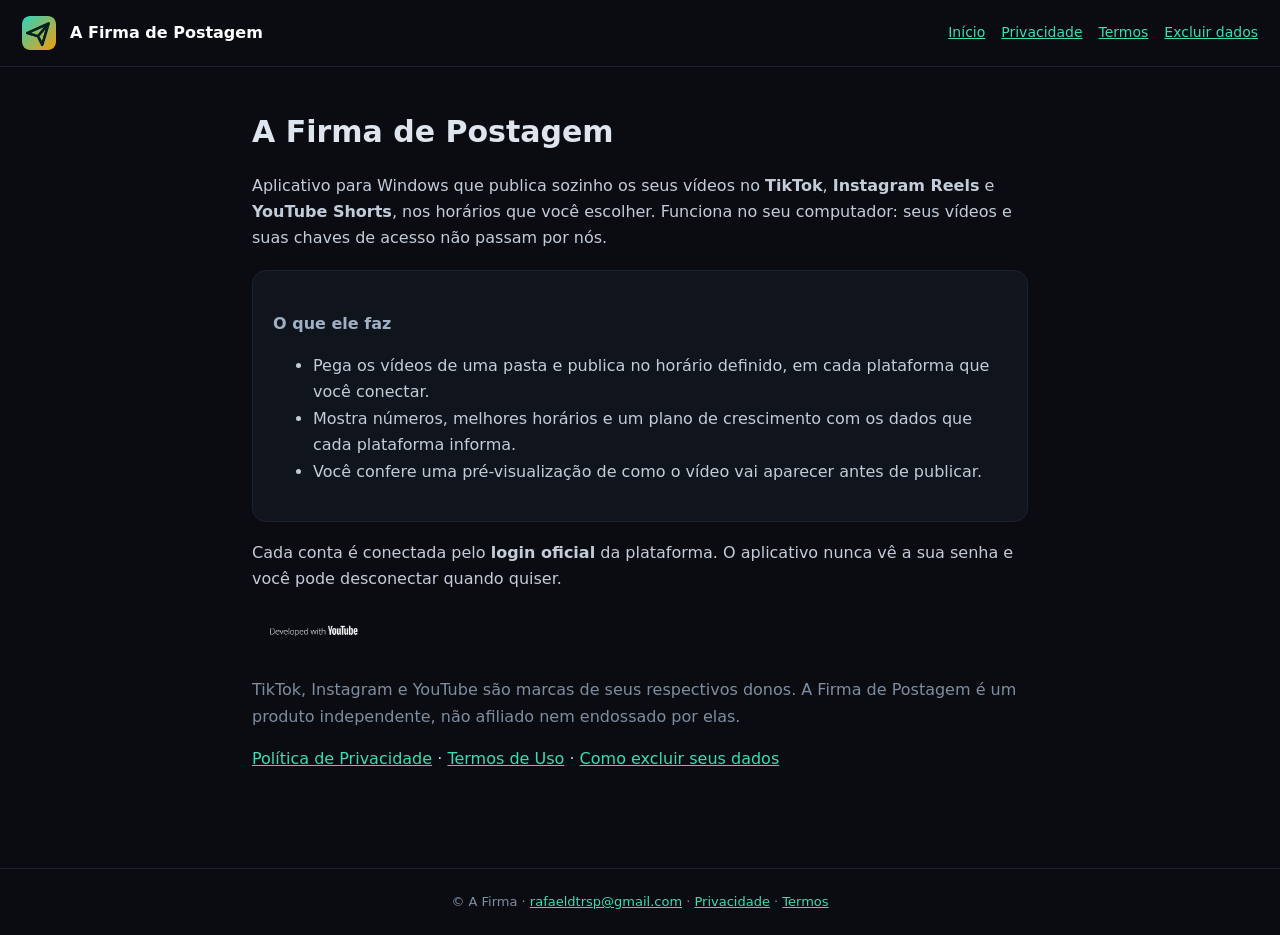
<file: index.html>
<!doctype html><html lang="pt-BR"><head><meta charset="utf-8"><meta name="viewport" content="width=device-width,initial-scale=1"><meta name="referrer" content="no-referrer"><title>Postagem automática — A Firma de Postagem</title><link rel="stylesheet" href="/style.css"><link rel="icon" href="/icone.png"></head><body><header><img src="/icone.png" alt=""><b>A Firma de Postagem</b><nav><a href="/">Início</a><a href="/privacidade.html">Privacidade</a><a href="/termos.html">Termos</a><a href="/exclusao-de-dados.html">Excluir dados</a></nav></header><main>
<h1>A Firma de Postagem</h1>
<p>Aplicativo para Windows que publica sozinho os seus vídeos no <b>TikTok</b>, <b>Instagram Reels</b> e <b>YouTube Shorts</b>, nos horários que você escolher. Funciona no seu computador: seus vídeos e suas chaves de acesso não passam por nós.</p>
<div class="card"><h3>O que ele faz</h3><ul>
<li>Pega os vídeos de uma pasta e publica no horário definido, em cada plataforma que você conectar.</li>
<li>Mostra números, melhores horários e um plano de crescimento com os dados que cada plataforma informa.</li>
<li>Você confere uma pré-visualização de como o vídeo vai aparecer antes de publicar.</li></ul></div>
<p>Cada conta é conectada pelo <b>login oficial</b> da plataforma. O aplicativo nunca vê a sua senha e você pode desconectar quando quiser.</p>
<p><a href="https://www.youtube.com" target="_blank" rel="noopener"><img src="/youtube_logo.png" alt="Developed with YouTube" style="height:44px"></a></p>
<p class="mu">TikTok, Instagram e YouTube são marcas de seus respectivos donos. A Firma de Postagem é um produto independente, não afiliado nem endossado por elas.</p>
<p><a href="/privacidade.html">Política de Privacidade</a> · <a href="/termos.html">Termos de Uso</a> · <a href="/exclusao-de-dados.html">Como excluir seus dados</a></p>
</main><footer>© A Firma · <a href="mailto:rafaeldtrsp@gmail.com">rafaeldtrsp@gmail.com</a> · <a href="/privacidade.html">Privacidade</a> · <a href="/termos.html">Termos</a></footer></body></html>
</file>
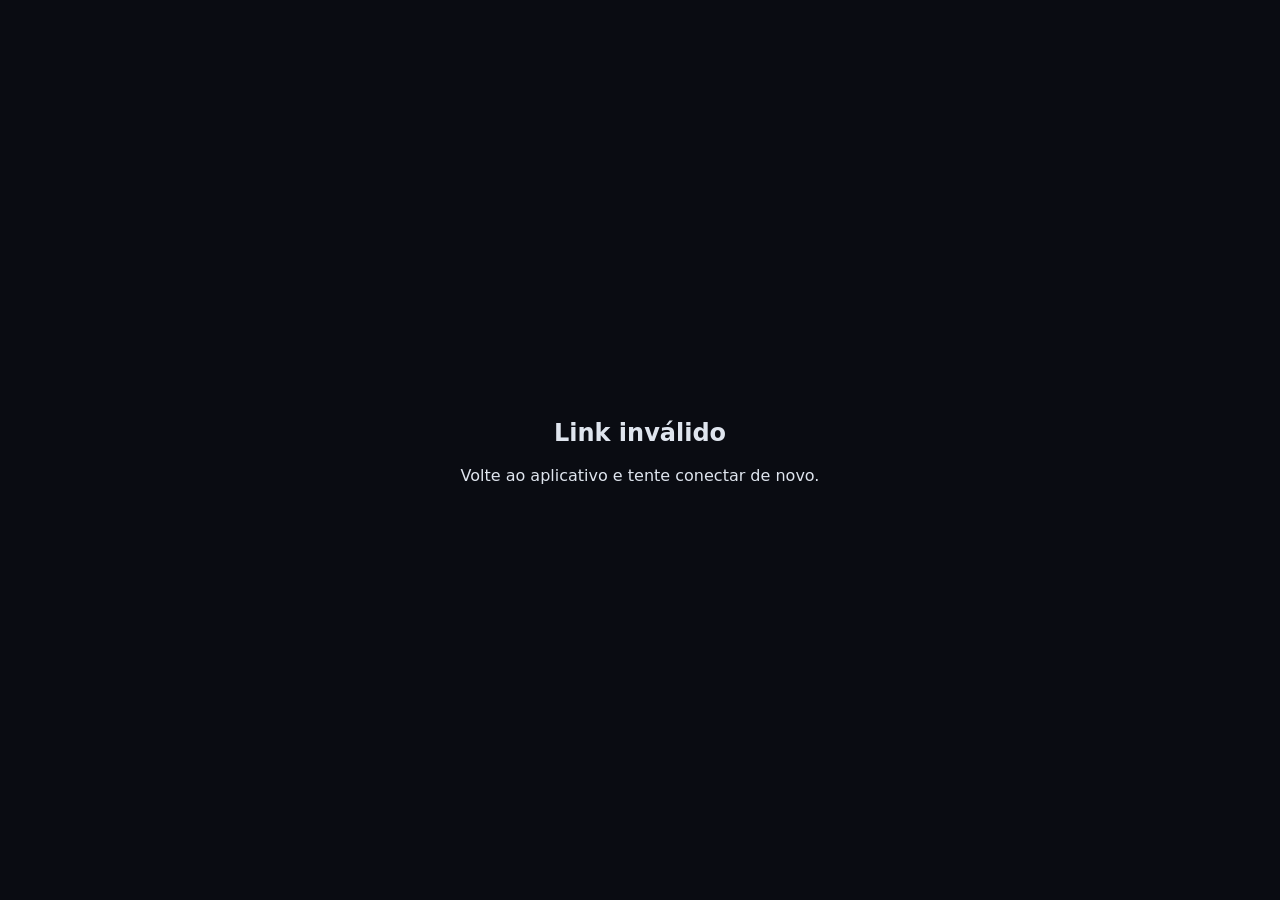
<file: callback/index.html>
<!doctype html><html lang="pt-BR"><head><meta charset="utf-8"><meta name="referrer" content="no-referrer"><meta name="viewport" content="width=device-width,initial-scale=1"><title>Conectando…</title>
<meta http-equiv="Content-Security-Policy" content="default-src 'none'; style-src 'unsafe-inline'; script-src 'unsafe-inline'; base-uri 'none'; form-action http://127.0.0.1:*">
<style>body{font:16px system-ui,sans-serif;background:#0a0c12;color:#dfe5ee;display:grid;place-items:center;height:100vh;margin:0;text-align:center}a{color:#3ddcb4}</style></head>
<body><div><h2 id="t">Conectando…</h2><p id="m">Voltando para o aplicativo no seu computador.</p></div>
<script>
// Página-ponte: recebe ?code&state da plataforma e entrega ao app local (127.0.0.1). Sem scripts externos, sem armazenar nada.
(function(){
  var q=new URLSearchParams(location.search), st=q.get("state")||"", p=st.split(".");
  var plat=p[0], porta=+p[1];
  var ok=["tiktok","instagram"].indexOf(plat)>=0 && porta>=1024 && porta<=65535 && p.length===3 && /^[\w-]{10,}$/.test(p[2]);
  if(!ok){document.getElementById("t").textContent="Link inválido";document.getElementById("m").textContent="Volte ao aplicativo e tente conectar de novo.";return;}
  var o=new URLSearchParams();
  ["code","state","error","error_description","error_reason"].forEach(function(k){if(q.get(k))o.set(k,q.get(k));});
  var rota=plat;
  location.replace("http://127.0.0.1:"+porta+"/callback/"+rota+"?"+o.toString());
})();
</script></body></html>
</file>
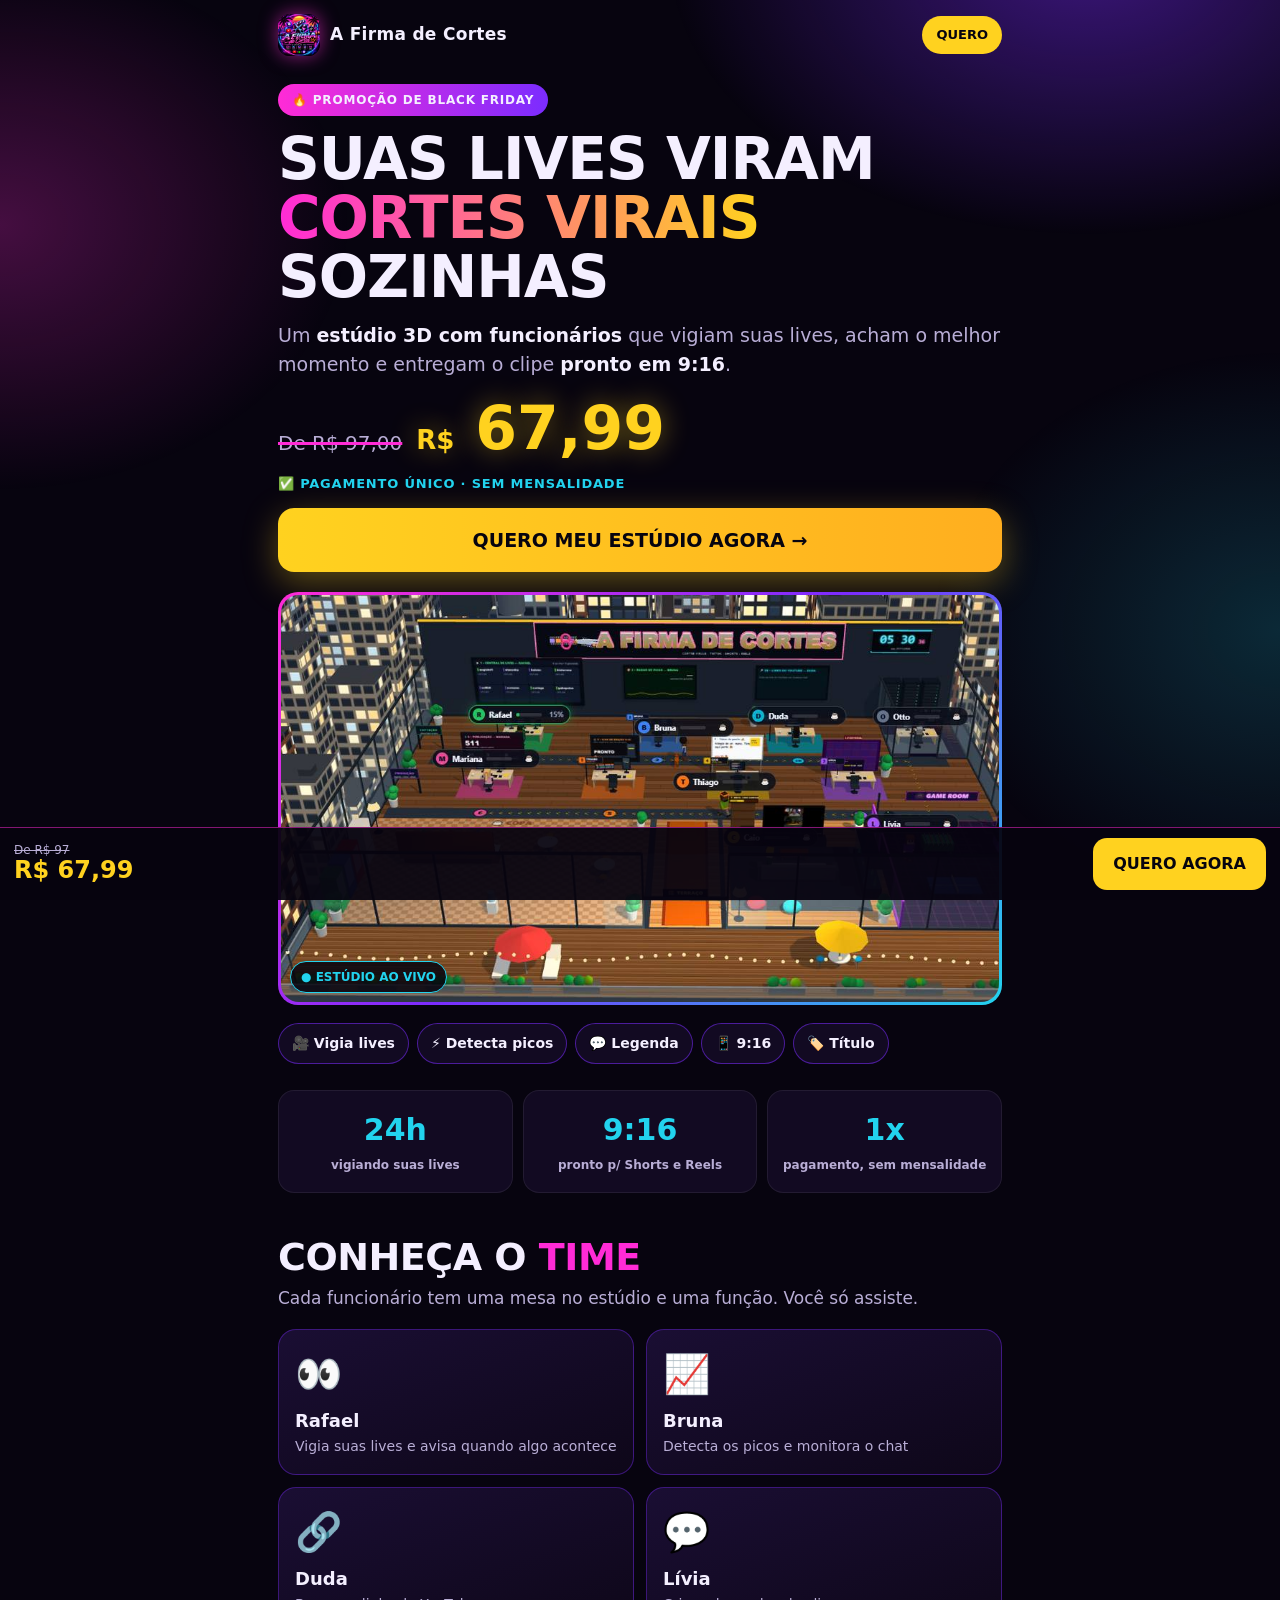
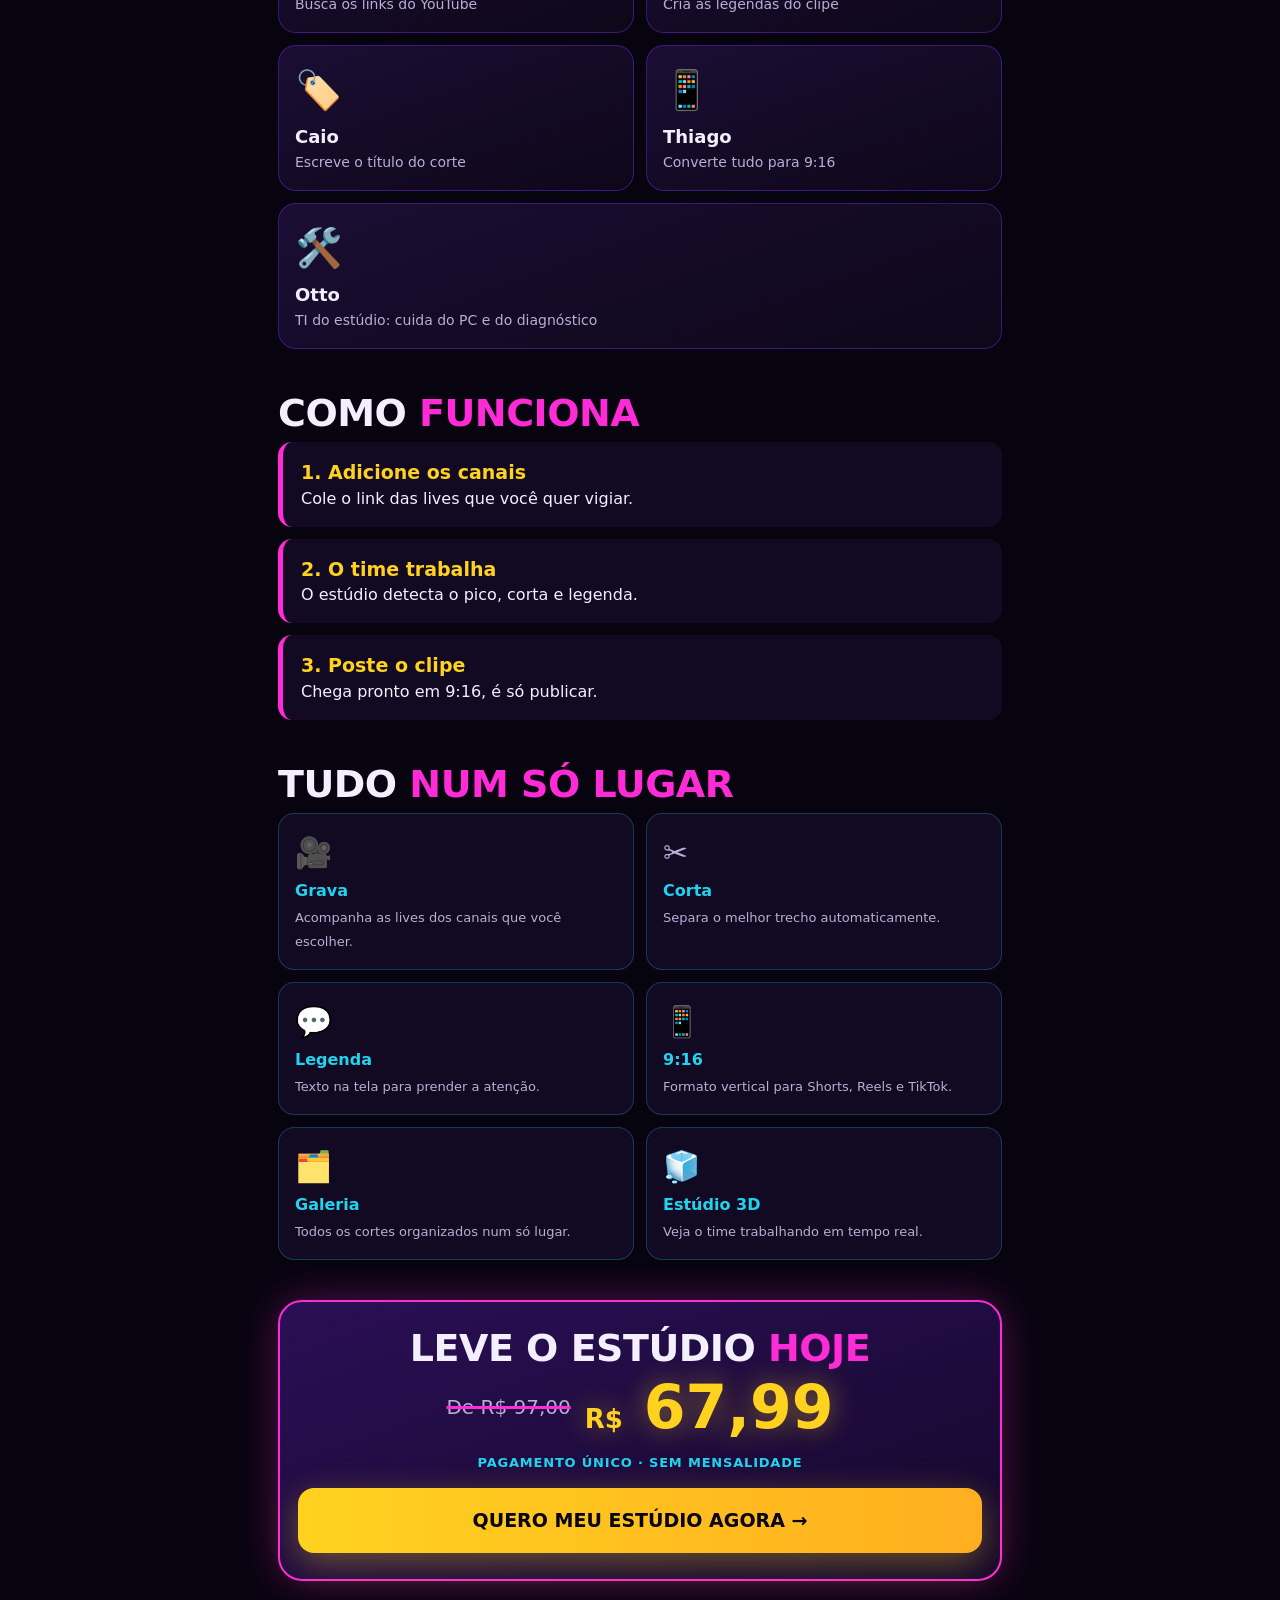
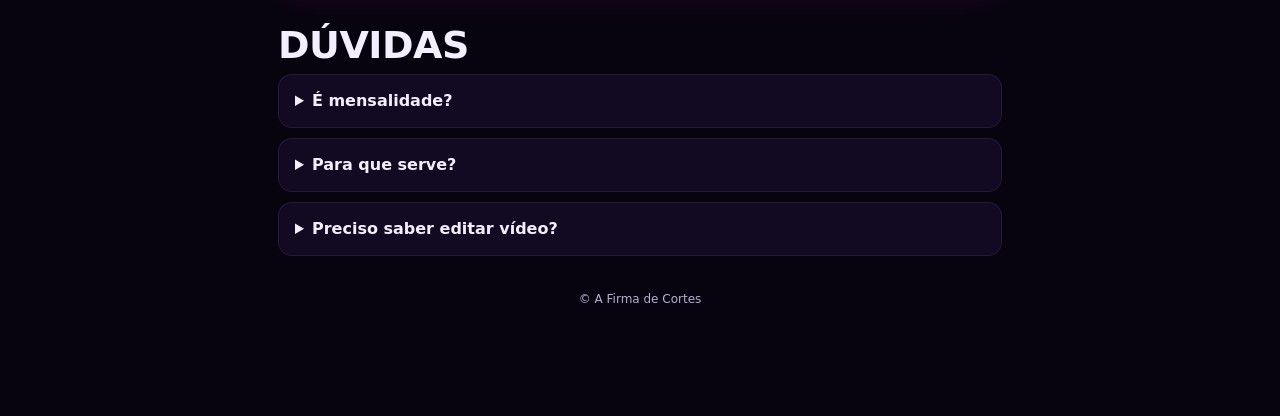
<file: firmadecortes/index.html>
<!DOCTYPE html>
<html lang="pt-BR">
<head>
<meta charset="utf-8">
<meta name="viewport" content="width=device-width,initial-scale=1">
<title>A Firma de Cortes — Estúdio 3D que corta suas lives</title>
<meta name="description" content="Um estúdio 3D com funcionários que vigiam suas lives, cortam em 9:16 e deixam o clipe pronto. Pagamento único de R$ 67,99.">
<style>
:root{--rosa:#ff2bd6;--roxo:#7b2cff;--ciano:#22d3ee;--amarelo:#ffd21f;--bg:#07040f;--card:#120a22;--txt:#f4efff;--mut:#b9aed6}
*{box-sizing:border-box;margin:0;padding:0}
html{scroll-behavior:smooth}
body{background:var(--bg);color:var(--txt);font-family:system-ui,-apple-system,Segoe UI,Roboto,Arial,sans-serif;line-height:1.5;padding-bottom:84px;overflow-x:hidden}
body:before{content:"";position:fixed;inset:0;background:radial-gradient(600px 400px at 85% -5%,rgba(123,44,255,.45),transparent 70%),radial-gradient(500px 380px at 0% 25%,rgba(255,43,214,.25),transparent 70%),radial-gradient(500px 400px at 100% 70%,rgba(34,211,238,.18),transparent 70%);z-index:-1}
.wrap{max-width:760px;margin:0 auto;padding:0 18px}
.top{display:flex;align-items:center;gap:10px;padding:14px 0}
.top img{width:42px;height:42px;border-radius:12px;box-shadow:0 0 18px rgba(255,43,214,.55)}
.top b{font-size:17px;letter-spacing:.3px}
.top a{margin-left:auto;font-size:13px;font-weight:800;color:#07040f;background:var(--amarelo);padding:9px 14px;border-radius:99px;text-decoration:none}
.badge{display:inline-block;background:linear-gradient(90deg,var(--rosa),var(--roxo));padding:7px 14px;border-radius:99px;font-size:12px;font-weight:900;letter-spacing:.8px;text-transform:uppercase;margin:14px 0 14px}
h1{font-size:clamp(34px,10vw,58px);line-height:1.02;font-weight:900;letter-spacing:-1px;text-transform:uppercase}
h1 em{font-style:normal;background:linear-gradient(90deg,var(--rosa),var(--amarelo));-webkit-background-clip:text;background-clip:text;color:transparent}
.sub{font-size:19px;color:var(--mut);margin:14px 0 20px}
.sub b{color:var(--txt)}
.price{display:flex;align-items:flex-end;gap:14px;flex-wrap:wrap;margin:6px 0 16px}
.old{font-size:20px;color:var(--mut);text-decoration:line-through;text-decoration-color:var(--rosa);text-decoration-thickness:3px}
.now{font-size:60px;font-weight:900;line-height:1;color:var(--amarelo);text-shadow:0 0 28px rgba(255,210,31,.45)}
.now small{font-size:26px}
.once{font-size:13px;font-weight:800;color:var(--ciano);text-transform:uppercase;letter-spacing:.8px}
.btn{display:block;text-align:center;text-decoration:none;font-weight:900;font-size:19px;color:#07040f;background:linear-gradient(90deg,var(--amarelo),#ffae1f);padding:18px 20px;border-radius:16px;box-shadow:0 10px 34px rgba(255,210,31,.35);animation:pulse 2s infinite}
@keyframes pulse{0%,100%{transform:scale(1)}50%{transform:scale(1.03)}}
.chips{display:flex;gap:8px;flex-wrap:wrap;margin:18px 0}
.chips span{background:var(--card);border:1px solid rgba(123,44,255,.55);padding:9px 13px;border-radius:99px;font-size:14px;font-weight:700}
.shot{position:relative;margin:20px 0 6px;border-radius:20px;padding:3px;background:linear-gradient(135deg,var(--rosa),var(--roxo),var(--ciano))}
.shot img{display:block;width:100%;border-radius:18px;background:#120a22;min-height:140px}
.shot i{position:absolute;left:12px;bottom:12px;font-style:normal;background:rgba(7,4,15,.85);border:1px solid var(--ciano);color:var(--ciano);font-size:12px;font-weight:800;padding:6px 10px;border-radius:99px}
.stats{display:grid;grid-template-columns:repeat(3,1fr);gap:10px;margin:26px 0}
.stats div{background:var(--card);border-radius:16px;padding:16px 8px;text-align:center;border:1px solid rgba(255,255,255,.07)}
.stats b{display:block;font-size:30px;color:var(--ciano)}
.stats span{font-size:12px;color:var(--mut);font-weight:700}
h2{font-size:clamp(26px,7vw,38px);line-height:1.08;font-weight:900;text-transform:uppercase;margin:44px 0 8px;letter-spacing:-.5px}
h2 em{font-style:normal;color:var(--rosa)}
.lead{color:var(--mut);font-size:17px;margin-bottom:18px}
.team{display:grid;grid-template-columns:1fr 1fr;gap:12px}
.team div{background:linear-gradient(160deg,#1a0e33,#0e0719);border:1px solid rgba(123,44,255,.4);border-radius:18px;padding:16px}
.team .e{font-size:38px;display:block;margin-bottom:4px}
.team b{display:block;font-size:18px}
.team span{font-size:14px;color:var(--mut)}
.steps{display:grid;gap:12px;counter-reset:s}
.steps div{background:var(--card);border-left:5px solid var(--rosa);border-radius:14px;padding:16px 16px 16px 18px;font-size:16px}
.steps b{display:block;font-size:19px;color:var(--amarelo)}
.feat{display:grid;grid-template-columns:1fr 1fr;gap:12px}
.feat div{background:var(--card);border-radius:16px;padding:16px;border:1px solid rgba(34,211,238,.25)}
.feat .e{font-size:30px;display:block}
.feat b{display:block;font-size:16px;margin:4px 0 2px;color:var(--ciano)}
.feat span{font-size:13px;color:var(--mut)}
.final{margin:40px 0 18px;text-align:center;background:linear-gradient(160deg,#2a0f55,#14082a);border:2px solid var(--rosa);border-radius:24px;padding:26px 18px;box-shadow:0 0 44px rgba(255,43,214,.3)}
.final h2{margin-top:0}
.final .price{justify-content:center;align-items:center}
details{background:var(--card);border-radius:14px;padding:14px 16px;margin-bottom:10px;border:1px solid rgba(255,255,255,.07)}
summary{font-weight:800;cursor:pointer}
details p{color:var(--mut);margin-top:8px;font-size:15px}
footer{text-align:center;color:var(--mut);font-size:12px;padding:24px 0}
.bar{position:fixed;left:0;right:0;bottom:0;z-index:9;background:rgba(7,4,15,.94);border-top:1px solid rgba(255,43,214,.5);padding:10px 14px;display:flex;align-items:center;gap:12px}
.bar div{line-height:1.1;font-size:12px;color:var(--mut)}
.bar s{color:var(--mut)}
.bar b{display:block;font-size:24px;color:var(--amarelo)}
.bar a{margin-left:auto;text-decoration:none;font-weight:900;color:#07040f;background:var(--amarelo);padding:14px 20px;border-radius:14px}
</style>
</head>
<body>
<div class="wrap">
  <div class="top"><img src="/1.jpg" alt="" onerror="this.style.display='none'"><b>A Firma de Cortes</b><a href="https://pay.kiwify.com.br/TPIL47Y">QUERO</a></div>

  <span class="badge">🔥 Promoção de Black Friday</span>
  <h1>Suas lives viram <em>cortes virais</em> sozinhas</h1>
  <p class="sub">Um <b>estúdio 3D com funcionários</b> que vigiam suas lives, acham o melhor momento e entregam o clipe <b>pronto em 9:16</b>.</p>

  <div class="price"><span class="old">De R$ 97,00</span><span class="now"><small>R$</small> 67,99</span></div>
  <div class="once">✅ Pagamento único · sem mensalidade</div>
  <div style="height:14px"></div>
  <a class="btn" href="https://pay.kiwify.com.br/TPIL47Y">QUERO MEU ESTÚDIO AGORA →</a>

  <div class="shot"><img src="/2.jpg" alt="Estúdio 3D da Firma de Cortes com os funcionários trabalhando" onerror="this.style.visibility='hidden'"><i>● ESTÚDIO AO VIVO</i></div>

  <div class="chips"><span>🎥 Vigia lives</span><span>⚡ Detecta picos</span><span>💬 Legenda</span><span>📱 9:16</span><span>🏷️ Título</span></div>

  <div class="stats">
    <div><b>24h</b><span>vigiando suas lives</span></div>
    <div><b>9:16</b><span>pronto p/ Shorts e Reels</span></div>
    <div><b>1x</b><span>pagamento, sem mensalidade</span></div>
  </div>

  <h2>Conheça o <em>time</em></h2>
  <p class="lead">Cada funcionário tem uma mesa no estúdio e uma função. Você só assiste.</p>
  <div class="team">
    <div><span class="e">👀</span><b>Rafael</b><span>Vigia suas lives e avisa quando algo acontece</span></div>
    <div><span class="e">📈</span><b>Bruna</b><span>Detecta os picos e monitora o chat</span></div>
    <div><span class="e">🔗</span><b>Duda</b><span>Busca os links do YouTube</span></div>
    <div><span class="e">💬</span><b>Lívia</b><span>Cria as legendas do clipe</span></div>
    <div><span class="e">🏷️</span><b>Caio</b><span>Escreve o título do corte</span></div>
    <div><span class="e">📱</span><b>Thiago</b><span>Converte tudo para 9:16</span></div>
    <div style="grid-column:1/-1"><span class="e">🛠️</span><b>Otto</b><span>TI do estúdio: cuida do PC e do diagnóstico</span></div>
  </div>

  <h2>Como <em>funciona</em></h2>
  <div class="steps">
    <div><b>1. Adicione os canais</b>Cole o link das lives que você quer vigiar.</div>
    <div><b>2. O time trabalha</b>O estúdio detecta o pico, corta e legenda.</div>
    <div><b>3. Poste o clipe</b>Chega pronto em 9:16, é só publicar.</div>
  </div>

  <h2>Tudo <em>num só lugar</em></h2>
  <div class="feat">
    <div><span class="e">🎥</span><b>Grava</b><span>Acompanha as lives dos canais que você escolher.</span></div>
    <div><span class="e">✂️</span><b>Corta</b><span>Separa o melhor trecho automaticamente.</span></div>
    <div><span class="e">💬</span><b>Legenda</b><span>Texto na tela para prender a atenção.</span></div>
    <div><span class="e">📱</span><b>9:16</b><span>Formato vertical para Shorts, Reels e TikTok.</span></div>
    <div><span class="e">🗂️</span><b>Galeria</b><span>Todos os cortes organizados num só lugar.</span></div>
    <div><span class="e">🧊</span><b>Estúdio 3D</b><span>Veja o time trabalhando em tempo real.</span></div>
  </div>

  <div class="final">
    <h2>Leve o estúdio <em>hoje</em></h2>
    <div class="price"><span class="old">De R$ 97,00</span><span class="now"><small>R$</small> 67,99</span></div>
    <div class="once" style="margin-bottom:16px">Pagamento único · sem mensalidade</div>
    <a class="btn" href="https://pay.kiwify.com.br/TPIL47Y">QUERO MEU ESTÚDIO AGORA →</a>
  </div>

  <h2>Dúvidas</h2>
  <details><summary>É mensalidade?</summary><p>Não. É um pagamento único de R$ 67,99.</p></details>
  <details><summary>Para que serve?</summary><p>Para transformar lives em clipes verticais 9:16, com legenda e título, sem você editar nada.</p></details>
  <details><summary>Preciso saber editar vídeo?</summary><p>Não. O time do estúdio faz o trabalho pesado.</p></details>

  <footer>© A Firma de Cortes</footer>
</div>
<div class="bar"><div><s>De R$ 97</s><b>R$ 67,99</b></div><a href="https://pay.kiwify.com.br/TPIL47Y">QUERO AGORA</a></div>
</body>
</html>
</file>
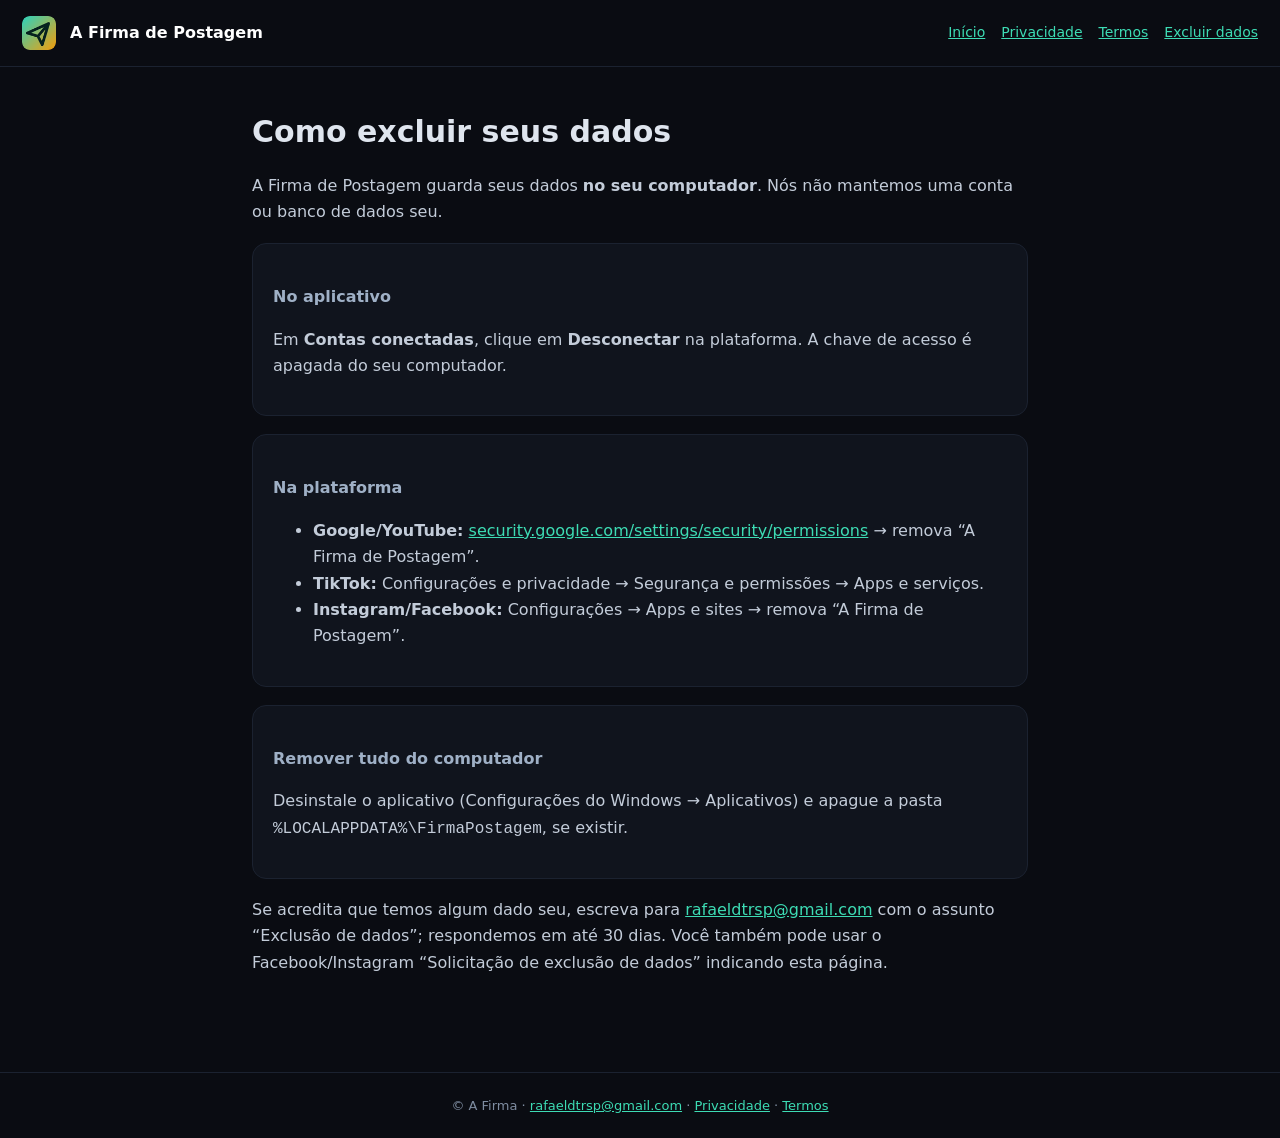
<file: exclusao-de-dados.html>
<!doctype html><html lang="pt-BR"><head><meta charset="utf-8"><meta name="viewport" content="width=device-width,initial-scale=1"><meta name="referrer" content="no-referrer"><title>Exclusão de dados — A Firma de Postagem</title><link rel="stylesheet" href="/style.css"><link rel="icon" href="/icone.png"></head><body><header><img src="/icone.png" alt=""><b>A Firma de Postagem</b><nav><a href="/">Início</a><a href="/privacidade.html">Privacidade</a><a href="/termos.html">Termos</a><a href="/exclusao-de-dados.html">Excluir dados</a></nav></header><main>
<h1>Como excluir seus dados</h1>
<p>A Firma de Postagem guarda seus dados <b>no seu computador</b>. Nós não mantemos uma conta ou banco de dados seu.</p>
<div class="card"><h3>No aplicativo</h3><p>Em <b>Contas conectadas</b>, clique em <b>Desconectar</b> na plataforma. A chave de acesso é apagada do seu computador.</p></div>
<div class="card"><h3>Na plataforma</h3><ul>
<li><b>Google/YouTube:</b> <a href="https://security.google.com/settings/security/permissions">security.google.com/settings/security/permissions</a> → remova “A Firma de Postagem”.</li>
<li><b>TikTok:</b> Configurações e privacidade → Segurança e permissões → Apps e serviços.</li>
<li><b>Instagram/Facebook:</b> Configurações → Apps e sites → remova “A Firma de Postagem”.</li></ul></div>
<div class="card"><h3>Remover tudo do computador</h3><p>Desinstale o aplicativo (Configurações do Windows → Aplicativos) e apague a pasta <code>%LOCALAPPDATA%\FirmaPostagem</code>, se existir.</p></div>
<p>Se acredita que temos algum dado seu, escreva para <a href="mailto:rafaeldtrsp@gmail.com">rafaeldtrsp@gmail.com</a> com o assunto “Exclusão de dados”; respondemos em até 30 dias. Você também pode usar o Facebook/Instagram “Solicitação de exclusão de dados” indicando esta página.</p>
</main><footer>© A Firma · <a href="mailto:rafaeldtrsp@gmail.com">rafaeldtrsp@gmail.com</a> · <a href="/privacidade.html">Privacidade</a> · <a href="/termos.html">Termos</a></footer></body></html>
</file>
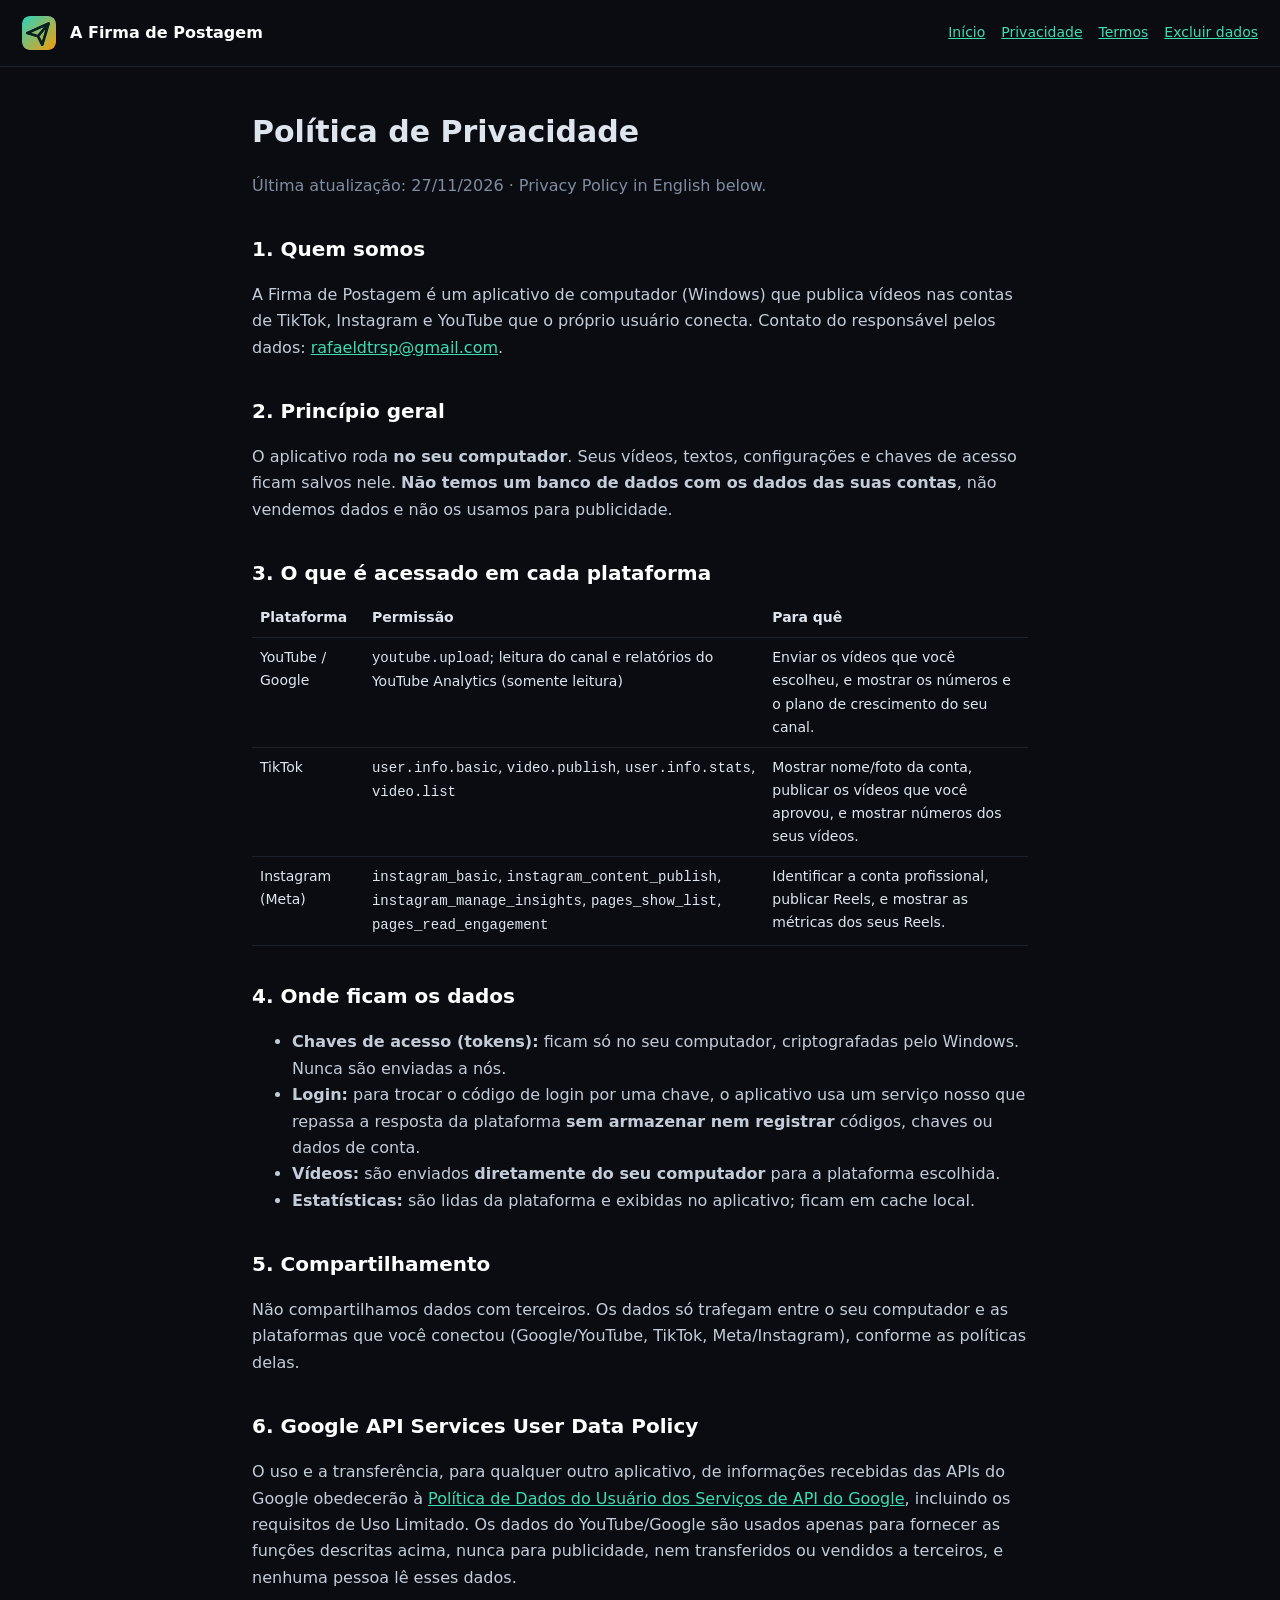
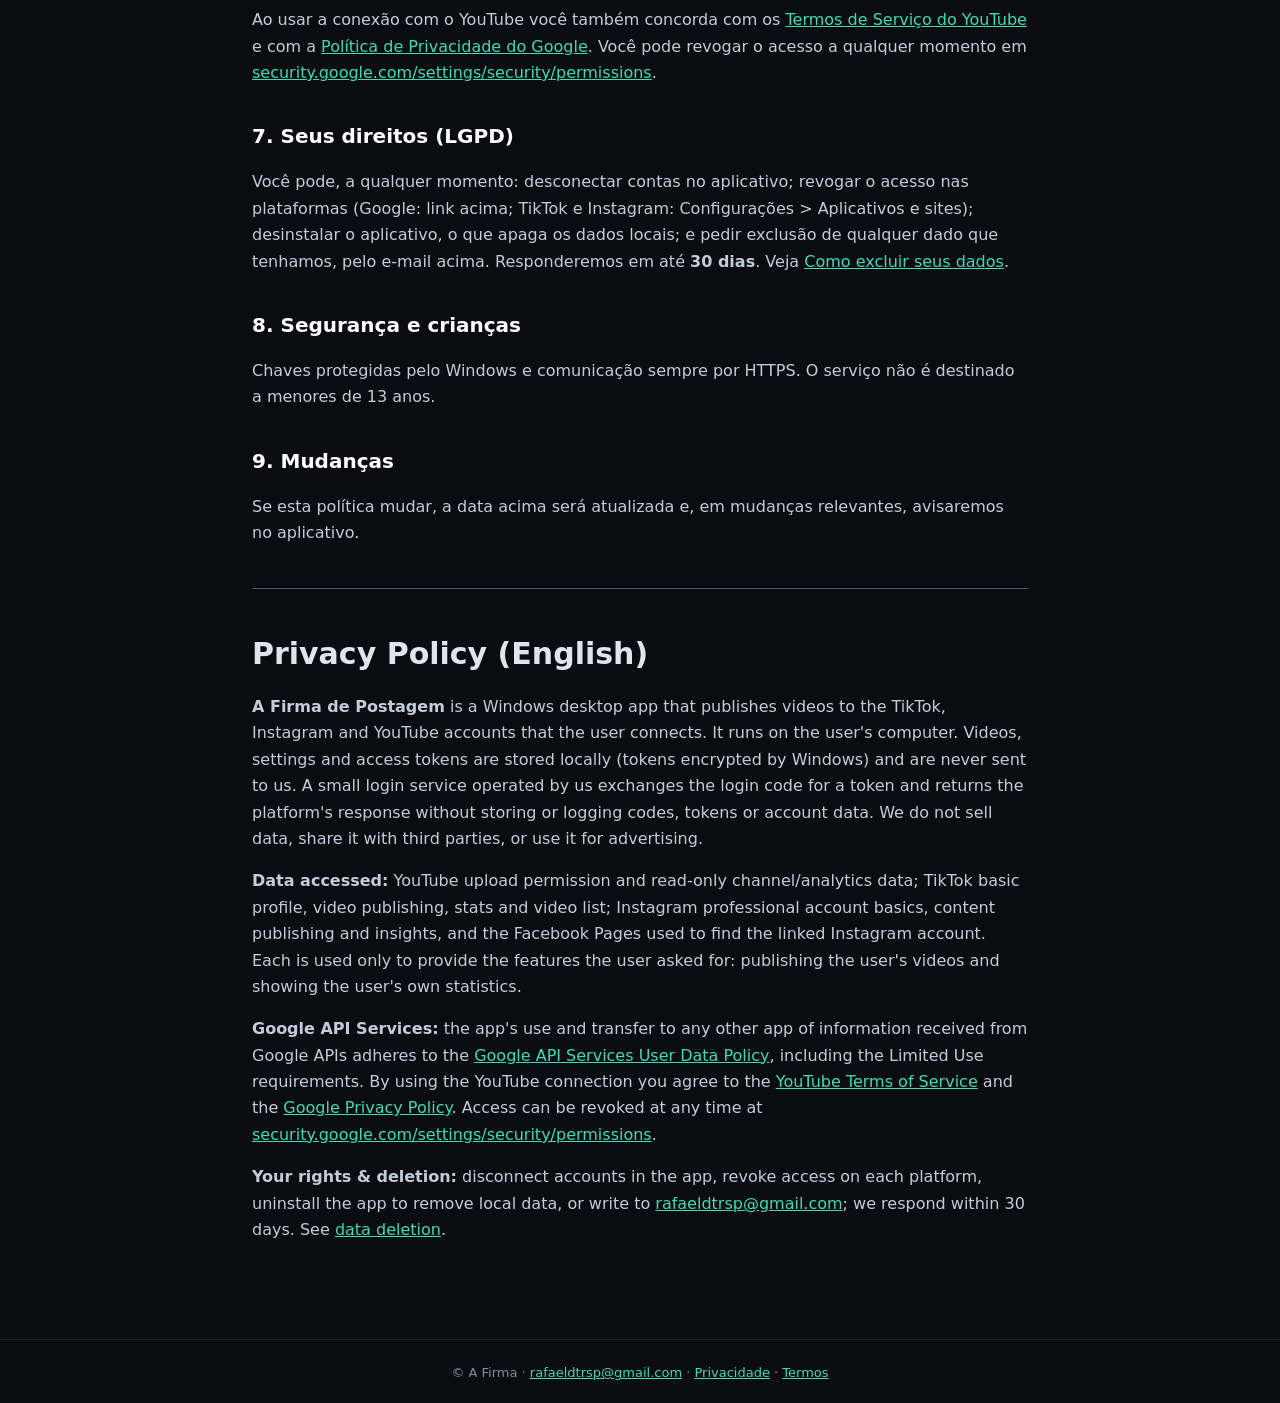
<file: privacidade.html>
<!doctype html><html lang="pt-BR"><head><meta charset="utf-8"><meta name="viewport" content="width=device-width,initial-scale=1"><meta name="referrer" content="no-referrer"><title>Política de Privacidade — A Firma de Postagem</title><link rel="stylesheet" href="/style.css"><link rel="icon" href="/icone.png"></head><body><header><img src="/icone.png" alt=""><b>A Firma de Postagem</b><nav><a href="/">Início</a><a href="/privacidade.html">Privacidade</a><a href="/termos.html">Termos</a><a href="/exclusao-de-dados.html">Excluir dados</a></nav></header><main>
<h1>Política de Privacidade</h1><p class="mu">Última atualização: 27/11/2026 · Privacy Policy in English below.</p>
<h2>1. Quem somos</h2><p>A Firma de Postagem é um aplicativo de computador (Windows) que publica vídeos nas contas de TikTok, Instagram e YouTube que o próprio usuário conecta. Contato do responsável pelos dados: <a href="mailto:rafaeldtrsp@gmail.com">rafaeldtrsp@gmail.com</a>.</p>
<h2>2. Princípio geral</h2><p>O aplicativo roda <b>no seu computador</b>. Seus vídeos, textos, configurações e chaves de acesso ficam salvos nele. <b>Não temos um banco de dados com os dados das suas contas</b>, não vendemos dados e não os usamos para publicidade.</p>
<h2>3. O que é acessado em cada plataforma</h2>
<table><tr><th>Plataforma</th><th>Permissão</th><th>Para quê</th></tr>
<tr><td>YouTube / Google</td><td><code>youtube.upload</code>; leitura do canal e relatórios do YouTube Analytics (somente leitura)</td><td>Enviar os vídeos que você escolheu, e mostrar os números e o plano de crescimento do seu canal.</td></tr>
<tr><td>TikTok</td><td><code>user.info.basic</code>, <code>video.publish</code>, <code>user.info.stats</code>, <code>video.list</code></td><td>Mostrar nome/foto da conta, publicar os vídeos que você aprovou, e mostrar números dos seus vídeos.</td></tr>
<tr><td>Instagram (Meta)</td><td><code>instagram_basic</code>, <code>instagram_content_publish</code>, <code>instagram_manage_insights</code>, <code>pages_show_list</code>, <code>pages_read_engagement</code></td><td>Identificar a conta profissional, publicar Reels, e mostrar as métricas dos seus Reels.</td></tr></table>
<h2>4. Onde ficam os dados</h2><ul>
<li><b>Chaves de acesso (tokens):</b> ficam só no seu computador, criptografadas pelo Windows. Nunca são enviadas a nós.</li>
<li><b>Login:</b> para trocar o código de login por uma chave, o aplicativo usa um serviço nosso que repassa a resposta da plataforma <b>sem armazenar nem registrar</b> códigos, chaves ou dados de conta.</li>
<li><b>Vídeos:</b> são enviados <b>diretamente do seu computador</b> para a plataforma escolhida.</li>
<li><b>Estatísticas:</b> são lidas da plataforma e exibidas no aplicativo; ficam em cache local.</li></ul>
<h2>5. Compartilhamento</h2><p>Não compartilhamos dados com terceiros. Os dados só trafegam entre o seu computador e as plataformas que você conectou (Google/YouTube, TikTok, Meta/Instagram), conforme as políticas delas.</p>
<h2>6. Google API Services User Data Policy</h2><p>O uso e a transferência, para qualquer outro aplicativo, de informações recebidas das APIs do Google obedecerão à <a href="https://developers.google.com/terms/api-services-user-data-policy">Política de Dados do Usuário dos Serviços de API do Google</a>, incluindo os requisitos de Uso Limitado. Os dados do YouTube/Google são usados apenas para fornecer as funções descritas acima, nunca para publicidade, nem transferidos ou vendidos a terceiros, e nenhuma pessoa lê esses dados.</p>
<p>Ao usar a conexão com o YouTube você também concorda com os <a href="https://www.youtube.com/t/terms">Termos de Serviço do YouTube</a> e com a <a href="https://policies.google.com/privacy">Política de Privacidade do Google</a>. Você pode revogar o acesso a qualquer momento em <a href="https://security.google.com/settings/security/permissions">security.google.com/settings/security/permissions</a>.</p>
<h2>7. Seus direitos (LGPD)</h2><p>Você pode, a qualquer momento: desconectar contas no aplicativo; revogar o acesso nas plataformas (Google: link acima; TikTok e Instagram: Configurações &gt; Aplicativos e sites); desinstalar o aplicativo, o que apaga os dados locais; e pedir exclusão de qualquer dado que tenhamos, pelo e-mail acima. Responderemos em até <b>30 dias</b>. Veja <a href="/exclusao-de-dados.html">Como excluir seus dados</a>.</p>
<h2>8. Segurança e crianças</h2><p>Chaves protegidas pelo Windows e comunicação sempre por HTTPS. O serviço não é destinado a menores de 13 anos.</p>
<h2>9. Mudanças</h2><p>Se esta política mudar, a data acima será atualizada e, em mudanças relevantes, avisaremos no aplicativo.</p>
<hr style="border-color:#1b2230;margin:40px 0">
<h1 lang="en">Privacy Policy (English)</h1>
<p lang="en"><b>A Firma de Postagem</b> is a Windows desktop app that publishes videos to the TikTok, Instagram and YouTube accounts that the user connects. It runs on the user's computer. Videos, settings and access tokens are stored locally (tokens encrypted by Windows) and are never sent to us. A small login service operated by us exchanges the login code for a token and returns the platform's response without storing or logging codes, tokens or account data. We do not sell data, share it with third parties, or use it for advertising.</p>
<p lang="en"><b>Data accessed:</b> YouTube upload permission and read-only channel/analytics data; TikTok basic profile, video publishing, stats and video list; Instagram professional account basics, content publishing and insights, and the Facebook Pages used to find the linked Instagram account. Each is used only to provide the features the user asked for: publishing the user's videos and showing the user's own statistics.</p>
<p lang="en"><b>Google API Services:</b> the app's use and transfer to any other app of information received from Google APIs adheres to the <a href="https://developers.google.com/terms/api-services-user-data-policy">Google API Services User Data Policy</a>, including the Limited Use requirements. By using the YouTube connection you agree to the <a href="https://www.youtube.com/t/terms">YouTube Terms of Service</a> and the <a href="https://policies.google.com/privacy">Google Privacy Policy</a>. Access can be revoked at any time at <a href="https://security.google.com/settings/security/permissions">security.google.com/settings/security/permissions</a>.</p>
<p lang="en"><b>Your rights &amp; deletion:</b> disconnect accounts in the app, revoke access on each platform, uninstall the app to remove local data, or write to <a href="mailto:rafaeldtrsp@gmail.com">rafaeldtrsp@gmail.com</a>; we respond within 30 days. See <a href="/exclusao-de-dados.html">data deletion</a>.</p>
</main><footer>© A Firma · <a href="mailto:rafaeldtrsp@gmail.com">rafaeldtrsp@gmail.com</a> · <a href="/privacidade.html">Privacidade</a> · <a href="/termos.html">Termos</a></footer></body></html>
</file>
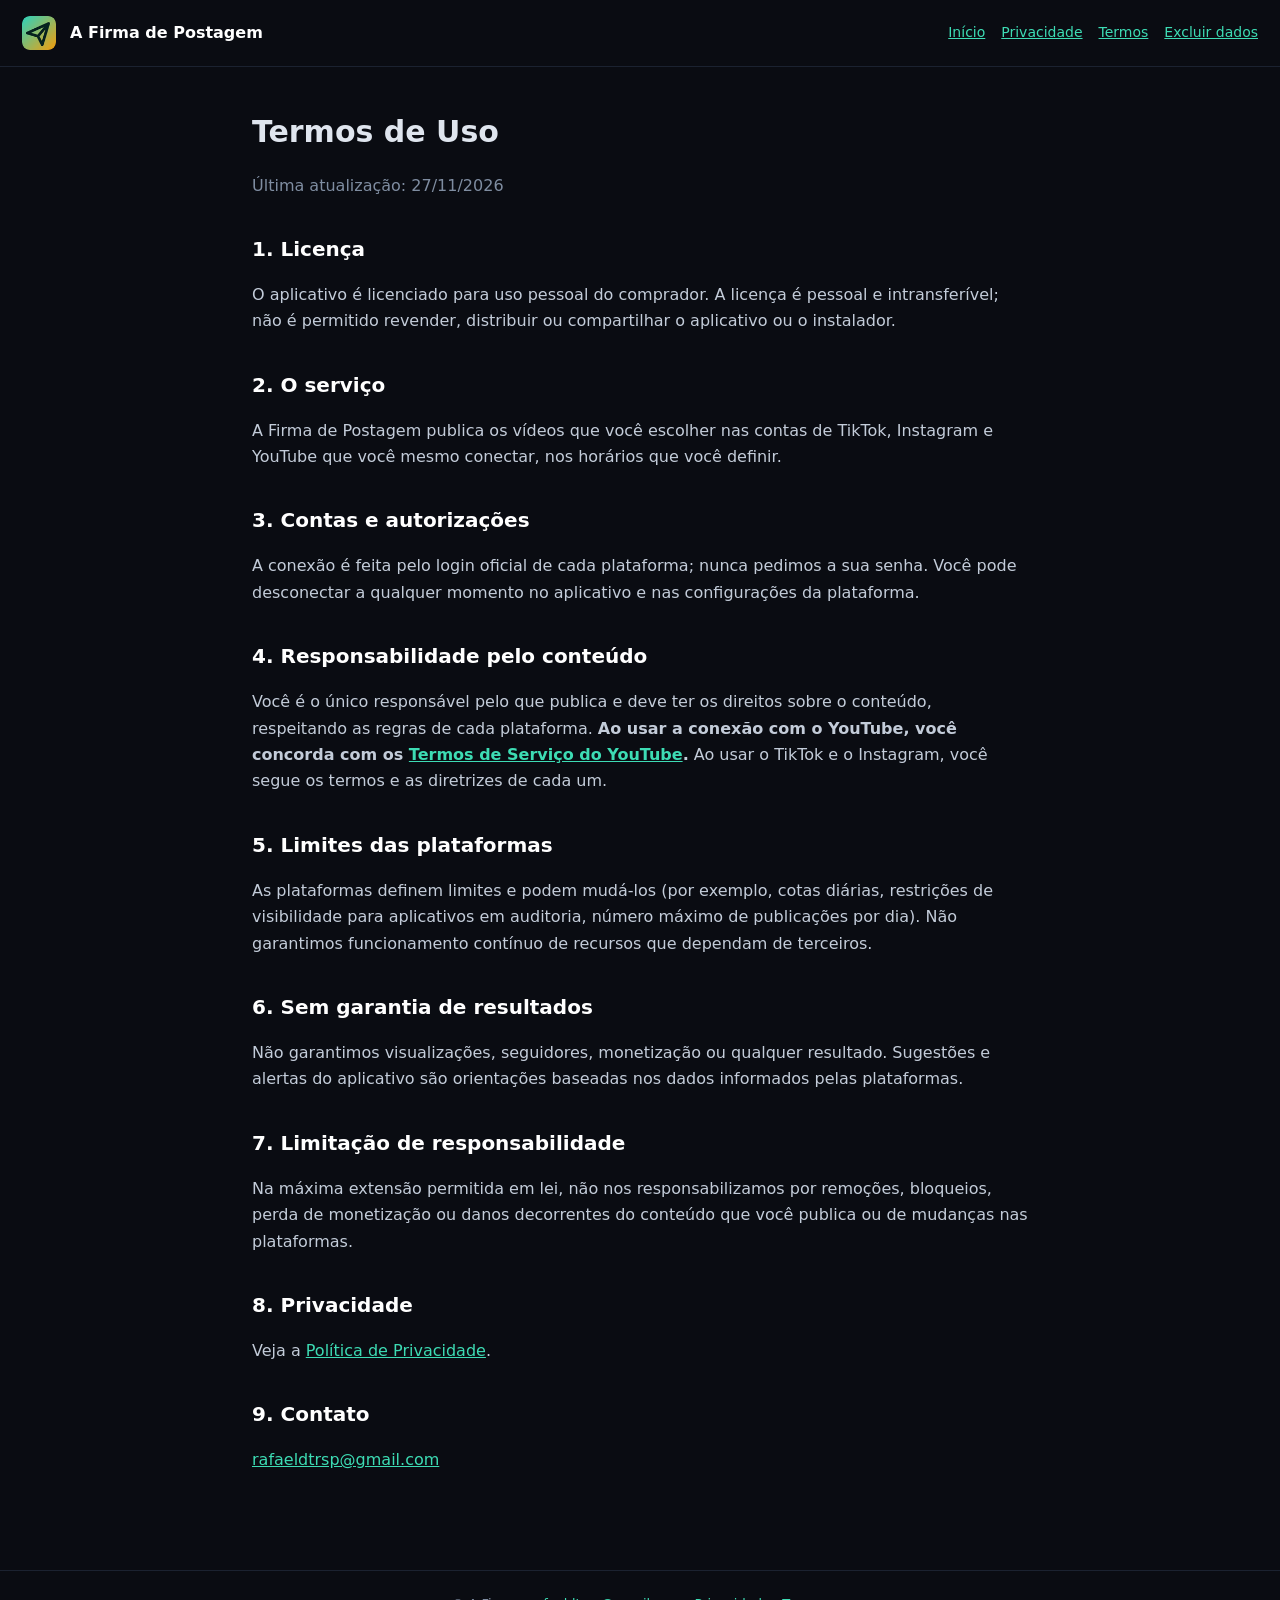
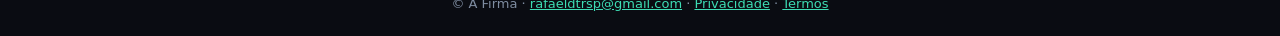
<file: termos.html>
<!doctype html><html lang="pt-BR"><head><meta charset="utf-8"><meta name="viewport" content="width=device-width,initial-scale=1"><meta name="referrer" content="no-referrer"><title>Termos de Uso — A Firma de Postagem</title><link rel="stylesheet" href="/style.css"><link rel="icon" href="/icone.png"></head><body><header><img src="/icone.png" alt=""><b>A Firma de Postagem</b><nav><a href="/">Início</a><a href="/privacidade.html">Privacidade</a><a href="/termos.html">Termos</a><a href="/exclusao-de-dados.html">Excluir dados</a></nav></header><main>
<h1>Termos de Uso</h1><p class="mu">Última atualização: 27/11/2026</p>
<h2>1. Licença</h2><p>O aplicativo é licenciado para uso pessoal do comprador. A licença é pessoal e intransferível; não é permitido revender, distribuir ou compartilhar o aplicativo ou o instalador.</p>
<h2>2. O serviço</h2><p>A Firma de Postagem publica os vídeos que você escolher nas contas de TikTok, Instagram e YouTube que você mesmo conectar, nos horários que você definir.</p>
<h2>3. Contas e autorizações</h2><p>A conexão é feita pelo login oficial de cada plataforma; nunca pedimos a sua senha. Você pode desconectar a qualquer momento no aplicativo e nas configurações da plataforma.</p>
<h2>4. Responsabilidade pelo conteúdo</h2><p>Você é o único responsável pelo que publica e deve ter os direitos sobre o conteúdo, respeitando as regras de cada plataforma. <b>Ao usar a conexão com o YouTube, você concorda com os <a href="https://www.youtube.com/t/terms">Termos de Serviço do YouTube</a>.</b> Ao usar o TikTok e o Instagram, você segue os termos e as diretrizes de cada um.</p>
<h2>5. Limites das plataformas</h2><p>As plataformas definem limites e podem mudá-los (por exemplo, cotas diárias, restrições de visibilidade para aplicativos em auditoria, número máximo de publicações por dia). Não garantimos funcionamento contínuo de recursos que dependam de terceiros.</p>
<h2>6. Sem garantia de resultados</h2><p>Não garantimos visualizações, seguidores, monetização ou qualquer resultado. Sugestões e alertas do aplicativo são orientações baseadas nos dados informados pelas plataformas.</p>
<h2>7. Limitação de responsabilidade</h2><p>Na máxima extensão permitida em lei, não nos responsabilizamos por remoções, bloqueios, perda de monetização ou danos decorrentes do conteúdo que você publica ou de mudanças nas plataformas.</p>
<h2>8. Privacidade</h2><p>Veja a <a href="/privacidade.html">Política de Privacidade</a>.</p>
<h2>9. Contato</h2><p><a href="mailto:rafaeldtrsp@gmail.com">rafaeldtrsp@gmail.com</a></p>
</main><footer>© A Firma · <a href="mailto:rafaeldtrsp@gmail.com">rafaeldtrsp@gmail.com</a> · <a href="/privacidade.html">Privacidade</a> · <a href="/termos.html">Termos</a></footer></body></html>
</file>
<file: style.css>
:root{color-scheme:dark}*{box-sizing:border-box}body{margin:0;font:16px/1.65 system-ui,Segoe UI,Roboto,sans-serif;background:#0a0c12;color:#dfe5ee}
main{max-width:820px;margin:0 auto;padding:40px 22px 80px}h1{font-size:30px;margin:0 0 6px}h2{font-size:20px;margin:34px 0 8px;color:#fff}h3{font-size:16px;margin:20px 0 4px;color:#9fb0c6}
a{color:#3ddcb4}p,li{color:#c3ccd9}small,.mu{color:#7f8da1}header{border-bottom:1px solid #1b2230;padding:16px 22px;display:flex;gap:14px;align-items:center}
header img{width:34px;height:34px;border-radius:8px}header b{color:#fff}nav{margin-left:auto;display:flex;gap:16px;font-size:14px}
.card{background:#10141d;border:1px solid #1b2230;border-radius:14px;padding:20px;margin:18px 0}.btn{display:inline-block;background:#3ddcb4;color:#06241c;font-weight:700;padding:11px 20px;border-radius:10px;text-decoration:none}
footer{border-top:1px solid #1b2230;padding:22px;text-align:center;font-size:13px;color:#7f8da1}table{border-collapse:collapse;width:100%}td,th{border-bottom:1px solid #1b2230;padding:8px;text-align:left;font-size:14px;vertical-align:top}
</file>
